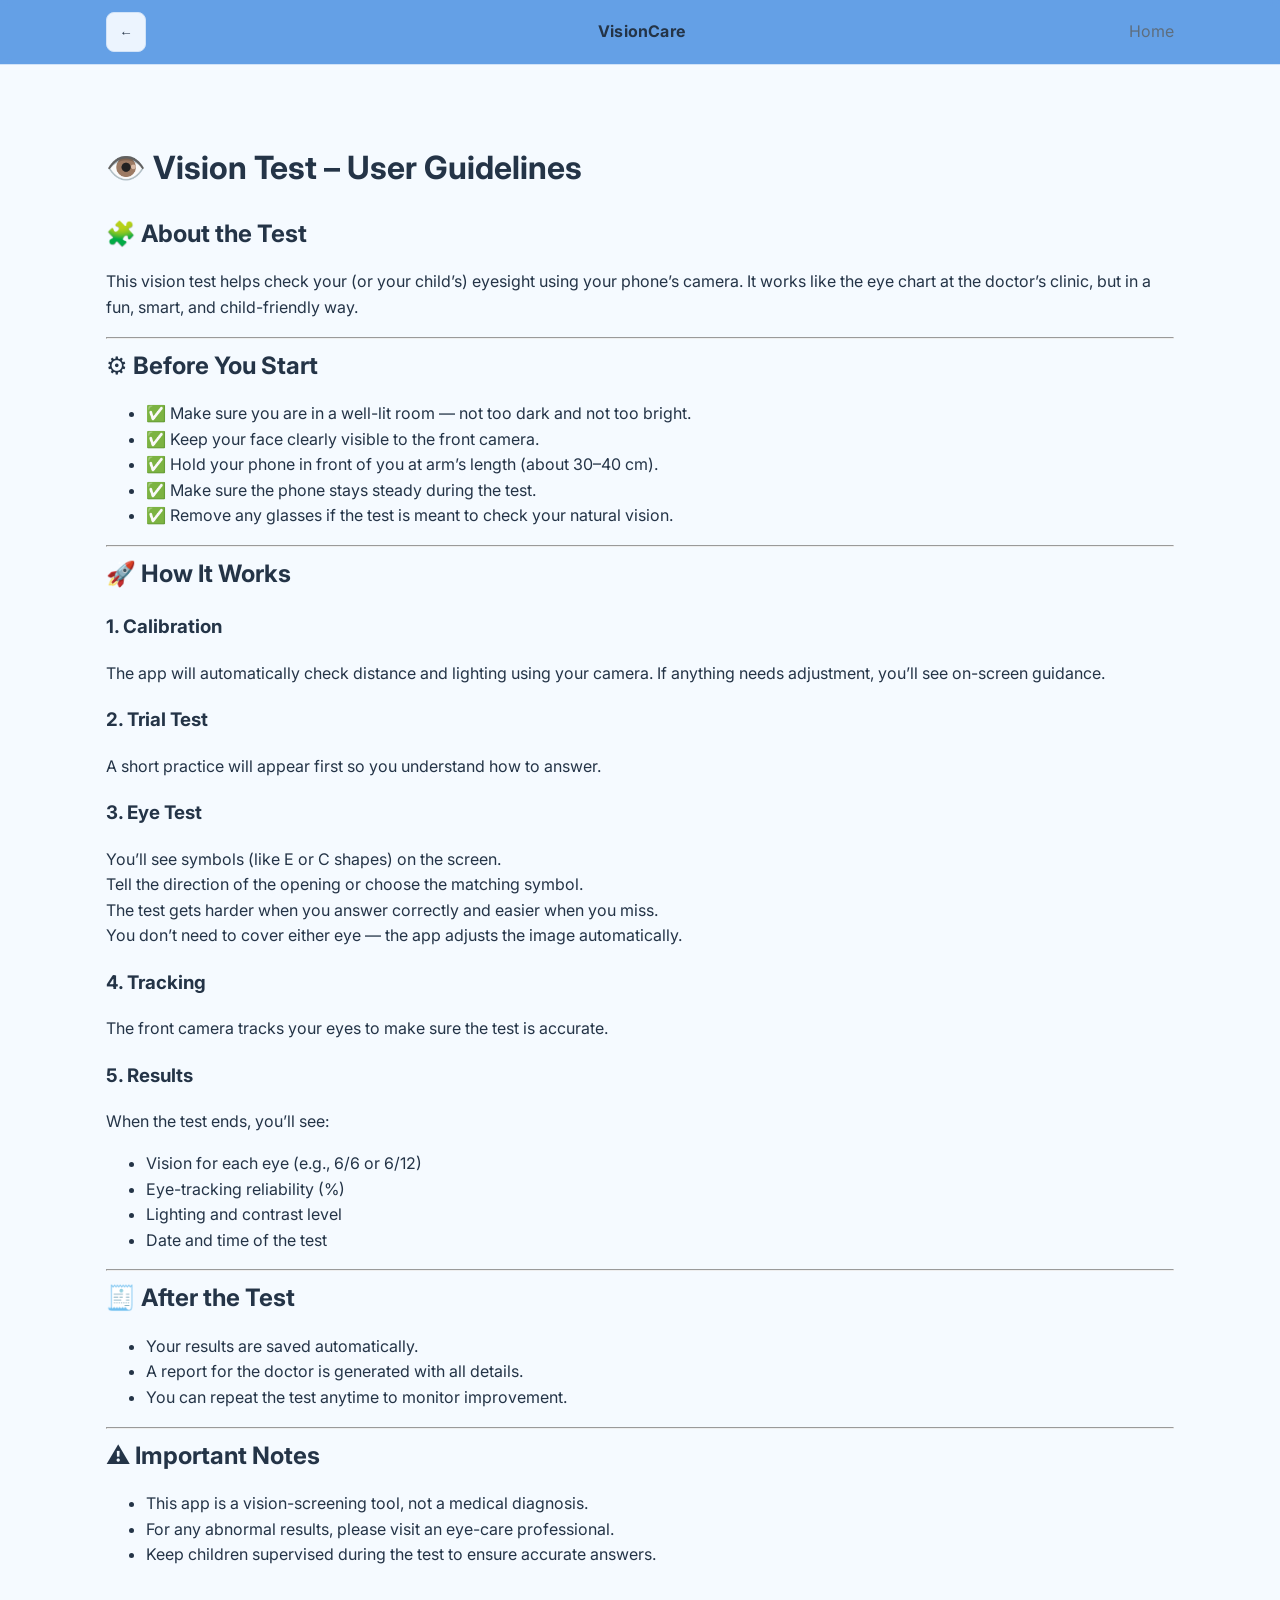
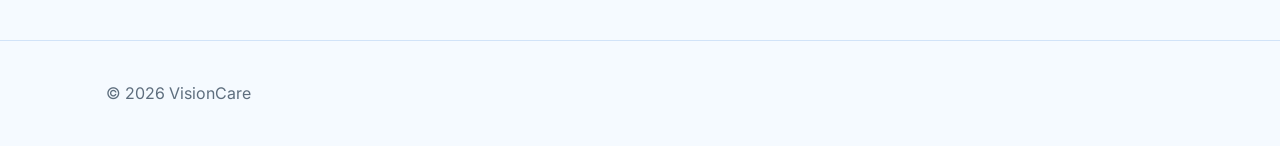
<file: guidelines.html>
<!doctype html>
<html lang="en" data-page="guidelines">
<head>
    <meta charset="utf-8">
    <meta name="viewport" content="width=device-width, initial-scale=1">
    <title>Guidelines • VisionCare</title>
    <meta name="description" content="Vision Test – User Guidelines">
    <link rel="stylesheet" href="css/styles.css">
    <link rel="preconnect" href="https://fonts.googleapis.com">
    <link rel="preconnect" href="https://fonts.gstatic.com" crossorigin>
    <link href="https://fonts.googleapis.com/css2?family=Inter:wght@400;600;700&display=swap" rel="stylesheet">
</head>
<body>
    <header class="site-header">
        <div class="container header-inner">
            <button class="back-btn" id="back-btn" aria-label="Go back">←</button>
            <a class="logo" href="index.html">VisionCare</a>
            <nav class="site-nav" aria-label="Breadcrumb">
                <ul>
                    <li><a href="index.html">Home</a></li>
                </ul>
            </nav>
        </div>
    </header>

    <main class="section">
        <div class="container">
            <h1>👁️ Vision Test – User Guidelines</h1>

            <h2>🧩 About the Test</h2>
            <p>This vision test helps check your (or your child’s) eyesight using your phone’s camera.
            It works like the eye chart at the doctor’s clinic, but in a fun, smart, and child-friendly way.</p>

            <hr>

            <h2>⚙️ Before You Start</h2>
            <ul>
                <li>✅ Make sure you are in a well-lit room — not too dark and not too bright.</li>
                <li>✅ Keep your face clearly visible to the front camera.</li>
                <li>✅ Hold your phone in front of you at arm’s length (about 30–40 cm).</li>
                <li>✅ Make sure the phone stays steady during the test.</li>
                <li>✅ Remove any glasses if the test is meant to check your natural vision.</li>
            </ul>

            <hr>

            <h2>🚀 How It Works</h2>
            <h3>1. Calibration</h3>
            <p>The app will automatically check distance and lighting using your camera.
            If anything needs adjustment, you’ll see on-screen guidance.</p>

            <h3>2. Trial Test</h3>
            <p>A short practice will appear first so you understand how to answer.</p>

            <h3>3. Eye Test</h3>
            <p>You’ll see symbols (like E or C shapes) on the screen.<br>
            Tell the direction of the opening or choose the matching symbol.<br>
            The test gets harder when you answer correctly and easier when you miss.<br>
            You don’t need to cover either eye — the app adjusts the image automatically.</p>

            <h3>4. Tracking</h3>
            <p>The front camera tracks your eyes to make sure the test is accurate.</p>

            <h3>5. Results</h3>
            <p>When the test ends, you’ll see:</p>
            <ul>
                <li>Vision for each eye (e.g., 6/6 or 6/12)</li>
                <li>Eye-tracking reliability (%)</li>
                <li>Lighting and contrast level</li>
                <li>Date and time of the test</li>
            </ul>

            <hr>

            <h2>🧾 After the Test</h2>
            <ul>
                <li>Your results are saved automatically.</li>
                <li>A report for the doctor is generated with all details.</li>
                <li>You can repeat the test anytime to monitor improvement.</li>
            </ul>

            <hr>

            <h2>⚠️ Important Notes</h2>
            <ul>
                <li>This app is a vision-screening tool, not a medical diagnosis.</li>
                <li>For any abnormal results, please visit an eye-care professional.</li>
                <li>Keep children supervised during the test to ensure accurate answers.</li>
            </ul>
        </div>
    </main>

    <footer class="site-footer">
        <div class="container">
            <p>© <span id="year"></span> VisionCare</p>
        </div>
    </footer>

    <script src="js/app.js" defer></script>
</body>
</html>
</file>
<file: css/styles.css>
/* Base styles - Eye-friendly color scheme */
:root {
    /* Blue theme palette */
    --primary: #4A90E2; /* primary blue */
    --primary-600: #357ABD; /* hover/darker */
    --secondary: #7FB3FF; /* soft secondary blue */
    --accent: #A7C7E7; /* light accent blue */
    --bg: #F5FAFF; /* page background */
    --bg-elev: #ECF4FE; /* elevated surface */
    --text: #243447; /* readable dark */
    --muted: #5E6E7E; /* secondary text */
    --border: #D1E3F8; /* soft border */
    --card: #FFFFFF; /* cards */
    --success: #62D2A2; /* green success */
    --warning: #FFD166; /* yellow warning */
    --error: #F4978E; /* calm error */
}


* { box-sizing: border-box; }
html, body { height: 100%; }
/* Only apply overflow hidden to index page */
[data-page="index"] html,
[data-page="index"] body {
    overflow: hidden;
}

/* Allow scrolling on vision-test page */
[data-page="vision-test"] html,
[data-page="vision-test"] body {
    overflow: auto;
}
body {
    margin: 0;
    font-family: 'Inter', system-ui, -apple-system, Segoe UI, Roboto, Arial, sans-serif;
    color: var(--text);
    background: var(--bg); /* Simple cream background for eye comfort */
    line-height: 1.6;
}

/* Allow scroll on guidelines page only */
[data-page="guidelines"] html,
[data-page="guidelines"] body {
    overflow: auto;
}

.container {
    width: 100%;
    max-width: 1100px;
    margin: 0 auto;
    padding: 0 16px;
}

/* Header */
.site-header {
    position: sticky;
    top: 0;
    z-index: 50;
    backdrop-filter: saturate(1.2) blur(6px);
    background: rgba(74, 144, 226, 0.85); /* primary tint */
    border-bottom: 1px solid var(--border);
}
.header-inner {
    display: flex;
    align-items: center;
    justify-content: space-between;
    height: 64px;
}
.back-btn {
    display: inline-flex;
    align-items: center;
    justify-content: center;
    width: 40px;
    height: 40px;
    margin-right: 8px;
    border-radius: 8px;
    border: 1px solid var(--border);
    background: var(--bg-elev);
    color: var(--text);
}
.logo {
    color: var(--text);
    text-decoration: none;
    font-weight: 700;
    letter-spacing: 0.2px;
}
.menu-toggle {
    display: inline-flex;
    align-items: center;
    justify-content: center;
    width: 40px;
    height: 40px;
    border-radius: 8px;
    border: 1px solid var(--border);
    background: var(--bg-elev);
    color: var(--text);
}
.site-nav { display: none; }
.site-nav ul {
    list-style: none;
    margin: 0;
    padding: 0;
    display: flex;
    gap: 16px;
}
.site-nav a {
    color: var(--muted);
    text-decoration: none;
}
.site-nav a:hover { color: var(--text); }

/* Hero */
/* Mobile landing */
.landing { display: grid; place-items: center; min-height: calc(100dvh - 64px - 64px); padding: 24px 0; }
.landing-inner { display: grid; gap: 20px; width: 100%; max-width: 420px; }
.brand { display: grid; justify-items: center; gap: 6px; margin-bottom: 4px; }
.logo-mark { font-size: 40px; }
.logo-name { font-weight: 700; letter-spacing: 0.3px; }
.landing-note { text-align: center; color: var(--muted); font-size: 12px; }

.options-grid {
    display: grid;
    grid-template-columns: 1fr; /* one per line on mobile */
    gap: 12px;
}
.option-card {
    display: grid;
    gap: 4px;
    place-items: center;
    padding: 18px 12px;
    border-radius: 16px;
    border: 1px solid var(--border);
    background: linear-gradient(180deg, rgba(255,255,255,0.03), rgba(255,255,255,0));
    color: var(--text);
    width: 100%;
}
.option-card:active { transform: translateY(1px); }
.option-emoji { font-size: 28px; }
.option-title { font-weight: 600; font-size: 14px; }

.btn {
    display: inline-block;
    padding: 10px 16px;
    border-radius: 10px;
    border: 1px solid var(--border);
    color: var(--text);
    background: var(--bg-elev);
    text-decoration: none;
}
.btn.primary { background: linear-gradient(180deg, var(--primary), var(--primary-600)); border-color: transparent; color: #ffffff; font-weight: 600; }

/* Sections */
.section { padding: 56px 0; }
.section.alt { background: linear-gradient(180deg, rgba(255,255,255,0.02), rgba(255,255,255,0)); }
.section h2 { margin: 0 0 16px; font-size: 24px; }

/* Vision test */
.vt-card { background: var(--card); border: 1px solid var(--border); border-radius: 14px; padding: 16px; display: grid; gap: 12px; }
.vt-status { display: flex; justify-content: space-between; align-items: center; gap: 8px; color: var(--muted); }
.distance-ok { color: var(--success); }
.distance-bad { color: var(--error); }
.badge { padding: 4px 8px; border-radius: 999px; font-size: 12px; border: 1px solid var(--border); }
.badge.ready { background: var(--success); color: #0b1020; border-color: transparent; }
.badge.adjust { background: var(--warning); color: #0b1020; border-color: transparent; }
.vt-camera { position: fixed; top: 72px; right: 12px; width: 120px; height: 90px; display: none; z-index: 60; }
.vt-camera video { width: 100%; height: 100%; object-fit: cover; border-radius: 10px; border: 1px solid var(--border); box-shadow: 0 4px 18px rgba(0,0,0,0.35); }
.vt-warning { color: var(--warning); min-height: 1.2em; }
.vt-stage { display: grid; gap: 12px; place-items: center; }
.vt-letter { font-weight: 700; font-size: 96px; line-height: 1; transform-origin: 50% 50%; }
.vt-controls { display: grid; grid-template-columns: repeat(4, 1fr); gap: 8px; width: 100%; }
.vt-actions { display: flex; gap: 8px; }
.vt-result { background: var(--bg-elev); border: 1px solid var(--border); border-radius: 10px; padding: 12px; }

.grid {
    display: grid;
    gap: 16px;
    grid-template-columns: 1fr;
}
.card {
    background: var(--card);
    border: 1px solid var(--border);
    border-radius: 14px;
    padding: 16px;
}
.card h3 { margin: 0 0 6px; font-size: 18px; }
.card p { margin: 0; color: var(--muted); }

/* Form */
.form {
    display: grid;
    gap: 12px;
    max-width: 560px;
}
.form label { display: grid; gap: 6px; font-weight: 600; }
.form input, .form textarea {
    background: var(--bg-elev);
    color: var(--text);
    border: 1px solid var(--border);
    border-radius: 10px;
    padding: 10px 12px;
    font: inherit;
}
.form-status { margin: 8px 0 0; color: var(--muted); min-height: 1.2em; }

/* Footer */
.site-footer { border-top: 1px solid var(--border); padding: 24px 0; color: var(--muted); }

/* Accessibility helpers */
.sr-only {
    position: absolute;
    width: 1px;
    height: 1px;
    padding: 0;
    margin: -1px;
    overflow: hidden;
    clip: rect(0,0,0,0);
    border: 0;
}

/* Results Table Styles */
.results-table-container {
    margin-top: 20px;
    background: var(--card);
    border-radius: 8px;
    padding: 20px;
    border: 1px solid var(--border);
}

.results-table-container h3 {
    color: var(--primary);
    margin: 0 0 15px 0;
    font-size: 1.2rem;
    font-weight: 600;
}

.test-info {
    display: flex;
    gap: 20px;
    margin-bottom: 20px;
    font-size: 0.9rem;
    color: var(--muted);
}

.results-table {
    width: 100%;
    border-collapse: collapse;
    background: var(--bg-elev);
    border-radius: 6px;
    overflow: hidden;
}

.results-table thead { background: var(--primary); color: #ffffff; }

.results-table th,
.results-table td {
    padding: 12px 16px;
    text-align: left;
    border-bottom: 1px solid var(--border);
}

.results-table th {
    font-weight: 600;
    font-size: 0.9rem;
}

.results-table tbody tr:hover { background: rgba(167, 199, 231, 0.08); }

.results-table .overall-result {
    background: var(--bg);
    font-weight: 600;
}

.results-table .overall-result td { border-top: 2px solid var(--accent); padding: 16px; }

.result-summary { margin-bottom: 15px; padding: 15px; background: var(--bg-elev); border-radius: 6px; border-left: 4px solid var(--accent); }

/* Dual Symbols Layout */
.dual-symbols {
    display: flex;
    gap: 40px;
    justify-content: center;
    align-items: center;
    margin-bottom: 20px;
}

.symbol-container {
    display: flex;
    flex-direction: column;
    align-items: center;
    gap: 10px;
    transition: filter 0.3s ease;
}

.symbol-container.blurred {
    filter: blur(3px);
    opacity: 0.4;
}

.eye-label {
    font-size: 0.9rem;
    color: var(--muted);
    font-weight: 500;
}

.symbol-container.active .eye-label {
    color: var(--primary);
    font-weight: 600;
}

/* Media queries */
@media (min-width: 768px) {
    .menu-toggle { display: none; }
    .site-nav { display: block; }
    .grid { grid-template-columns: repeat(3, 1fr); }
}
</file>
